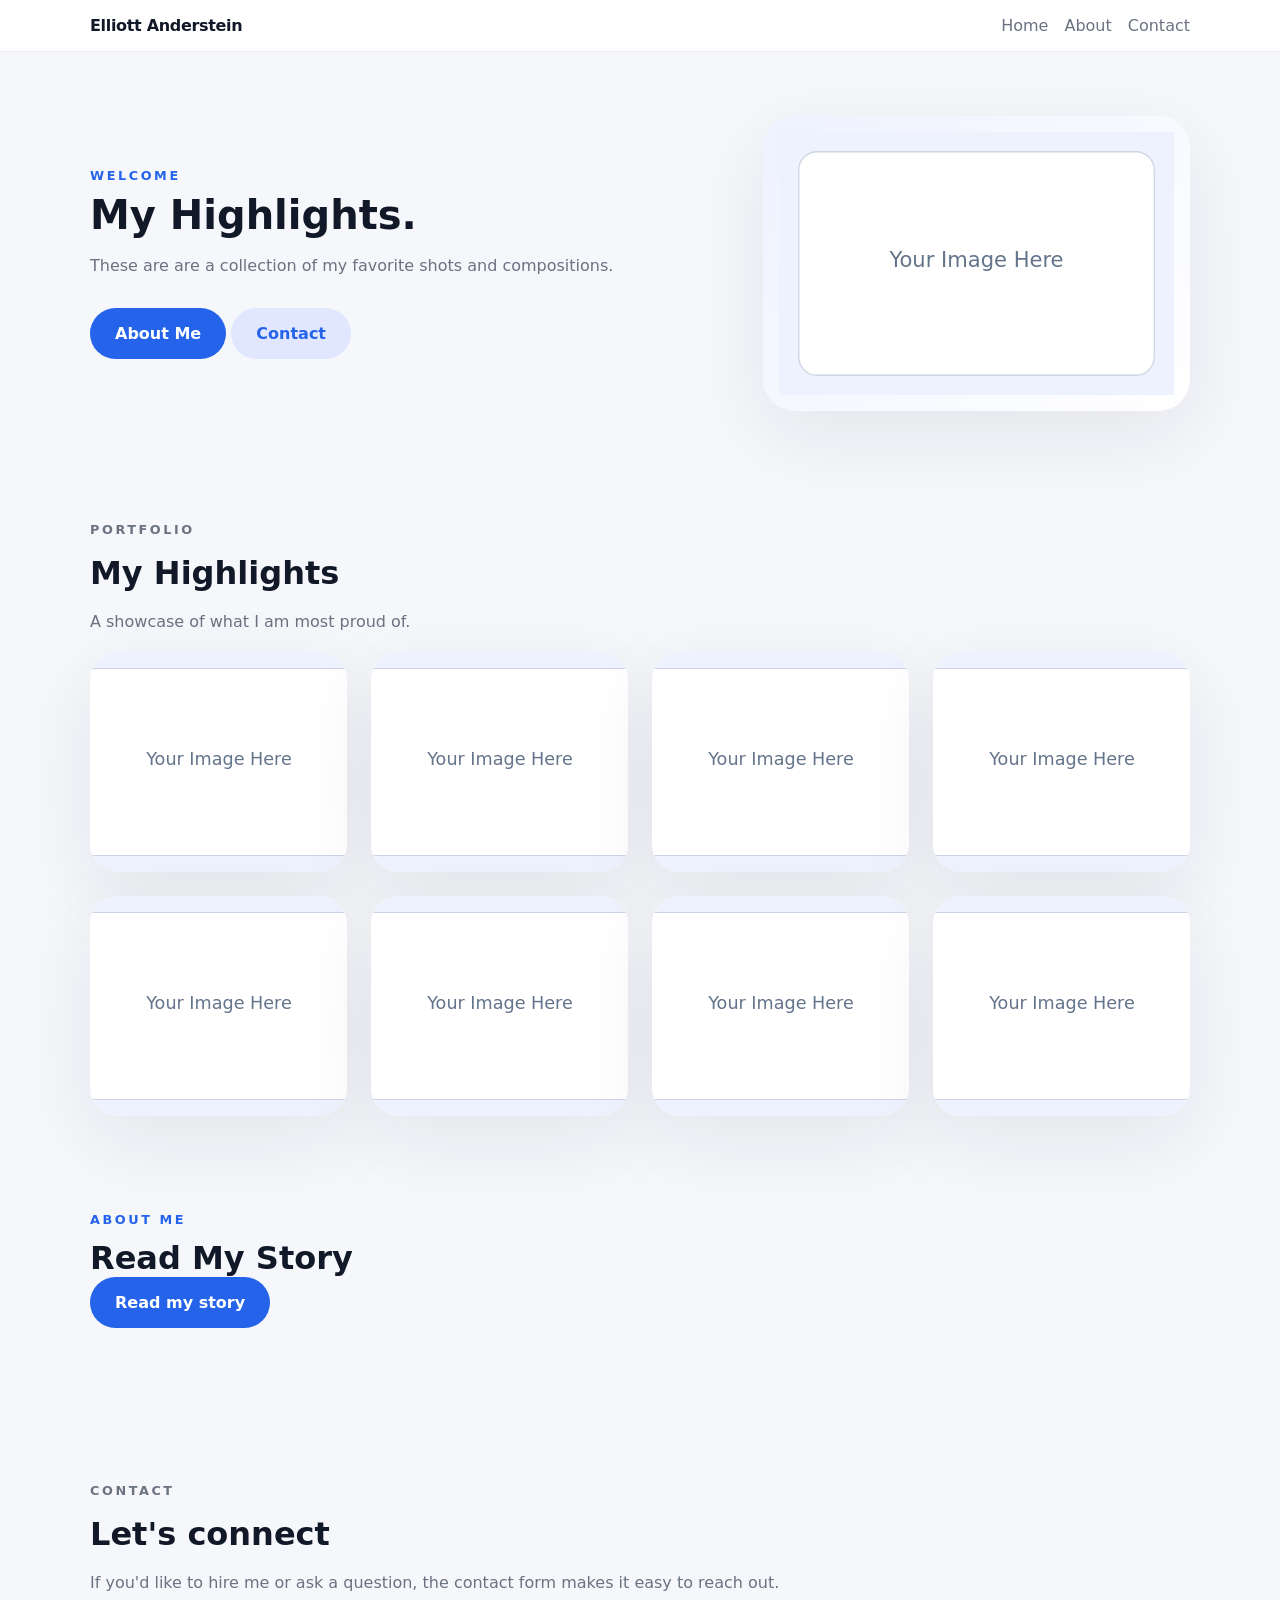
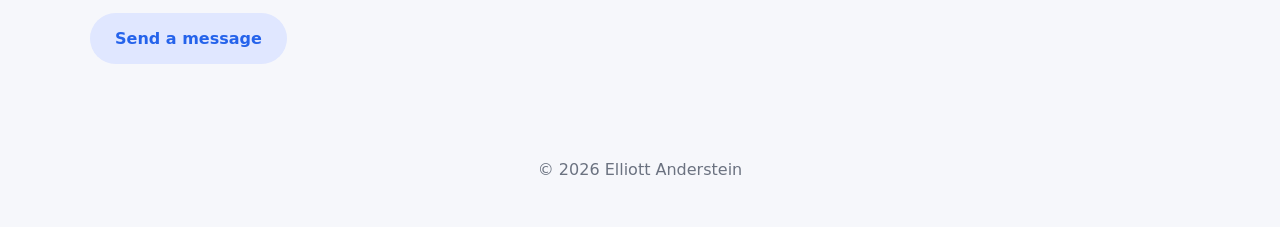
<file: index.html>
<!DOCTYPE html>
<html lang="en">
  <head>
    <meta charset="UTF-8" />
    <meta name="viewport" content="width=device-width, initial-scale=1.0" />
    <title>Portfolio</title>
    <link rel="stylesheet" href="styles.css" />
  </head>
  <body>
    <header class="site-header">
      <div class="container header-inner">
        <a class="brand" href="index.html">Elliott Anderstein</a>
        <nav class="site-nav">
          <a href="index.html">Home</a>
          <a href="about.html">About</a>
          <a href="contact.html">Contact</a>
        </nav>
      </div>
    </header>

    <main>
      <section class="hero container">
        <div>
          <p class="eyebrow">Welcome</p>
          <h1>My Highlights.</h1>
          <p class="intro">
            These are are a collection of my favorite shots and compositions.
          </p>
          <div class="hero-actions">
            <a class="button button-primary" href="about.html">About Me</a>
            <a class="button button-secondary" href="contact.html">Contact</a>
          </div>
        </div>
        <div class="hero-card">
          <img src="images/placeholder.svg" alt="Portfolio preview" />
        </div>
      </section>

      <section class="portfolio container" id="portfolio">
        <div class="section-heading">
          <p class="eyebrow">Portfolio</p>
          <h2>My Highlights</h2>
          <p>A showcase of what I am most proud of.</p>
        </div>

        <div class="gallery-grid gallery-grid-large">
          <article class="gallery-card">
            <img src="images/placeholder.svg" alt="Portfolio image 1" />
          </article>
          <article class="gallery-card">
            <img src="images/placeholder.svg" alt="Portfolio image 2" />
          </article>
          <article class="gallery-card">
            <img src="images/placeholder.svg" alt="Portfolio image 3" />
          </article>
          <article class="gallery-card">
            <img src="images/placeholder.svg" alt="Portfolio image 4" />
          </article>
          <article class="gallery-card">
            <img src="images/placeholder.svg" alt="Portfolio image 5" />
          </article>
          <article class="gallery-card">
            <img src="images/placeholder.svg" alt="Portfolio image 6" />
          </article>
          <article class="gallery-card">
            <img src="images/placeholder.svg" alt="Portfolio image 7" />
          </article>
          <article class="gallery-card">
            <img src="images/placeholder.svg" alt="Portfolio image 8" />
          </article>
        </div>
      </section>

      <section class="about-preview container">
        <div>
          <p class="eyebrow">About me</p>
          <h2>Read My Story</h2>
          </div>
          <a class="button button-primary" href="about.html">Read my story</a>
        </div>
      </section>

      <section class="contact-preview container">
        <div class="section-heading">
          <p class="eyebrow">Contact</p>
          <h2>Let's connect</h2>
          <p>If you'd like to hire me or ask a question, the contact form makes it easy to reach out.</p>
        </div>
        <a class="button button-secondary" href="contact.html">Send a message</a>
      </section>
    </main>

    <footer class="site-footer">
      <div class="container">
        <p>© 2026 Elliott Anderstein</p>
      </div>
    </footer>
  </body>
</html>
</file>
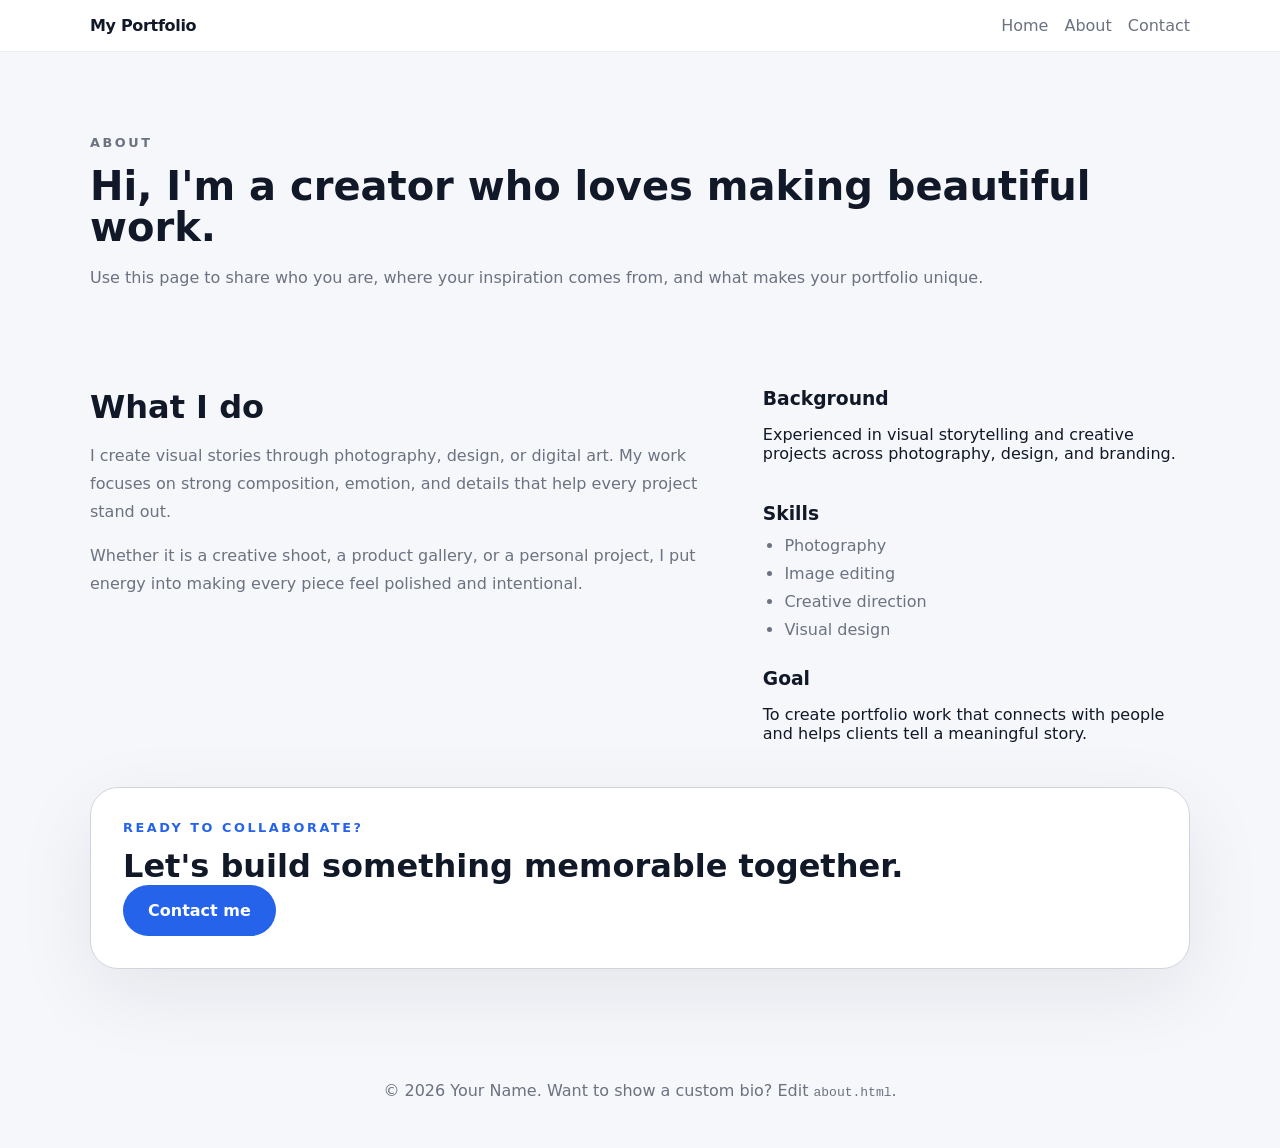
<file: about.html>
<!DOCTYPE html>
<html lang="en">
  <head>
    <meta charset="UTF-8" />
    <meta name="viewport" content="width=device-width, initial-scale=1.0" />
    <title>About Me</title>
    <link rel="stylesheet" href="styles.css" />
  </head>
  <body>
    <header class="site-header">
      <div class="container header-inner">
        <a class="brand" href="index.html">My Portfolio</a>
        <nav class="site-nav">
          <a href="index.html">Home</a>
          <a href="about.html">About</a>
          <a href="contact.html">Contact</a>
        </nav>
      </div>
    </header>

    <main class="container content-page">
      <section class="page-intro">
        <p class="eyebrow">About</p>
        <h1>Hi, I'm a creator who loves making beautiful work.</h1>
        <p>
          Use this page to share who you are, where your inspiration comes from, and what makes your portfolio unique.
        </p>
      </section>

      <section class="about-grid">
        <div class="about-text">
          <h2>What I do</h2>
          <p>
            I create visual stories through photography, design, or digital art. My work focuses on strong composition, emotion, and details that help every project stand out.
          </p>
          <p>
            Whether it is a creative shoot, a product gallery, or a personal project, I put energy into making every piece feel polished and intentional.
          </p>
        </div>

        <div class="about-details">
          <div>
            <h3>Background</h3>
            <p>Experienced in visual storytelling and creative projects across photography, design, and branding.</p>
          </div>
          <div>
            <h3>Skills</h3>
            <ul>
              <li>Photography</li>
              <li>Image editing</li>
              <li>Creative direction</li>
              <li>Visual design</li>
            </ul>
          </div>
          <div>
            <h3>Goal</h3>
            <p>To create portfolio work that connects with people and helps clients tell a meaningful story.</p>
          </div>
        </div>
      </section>

      <section class="about-callout">
        <p class="eyebrow">Ready to collaborate?</p>
        <h2>Let's build something memorable together.</h2>
        <a class="button button-primary" href="contact.html">Contact me</a>
      </section>
    </main>

    <footer class="site-footer">
      <div class="container">
        <p>© 2026 Your Name. Want to show a custom bio? Edit <code>about.html</code>.</p>
      </div>
    </footer>
  </body>
</html>
</file>
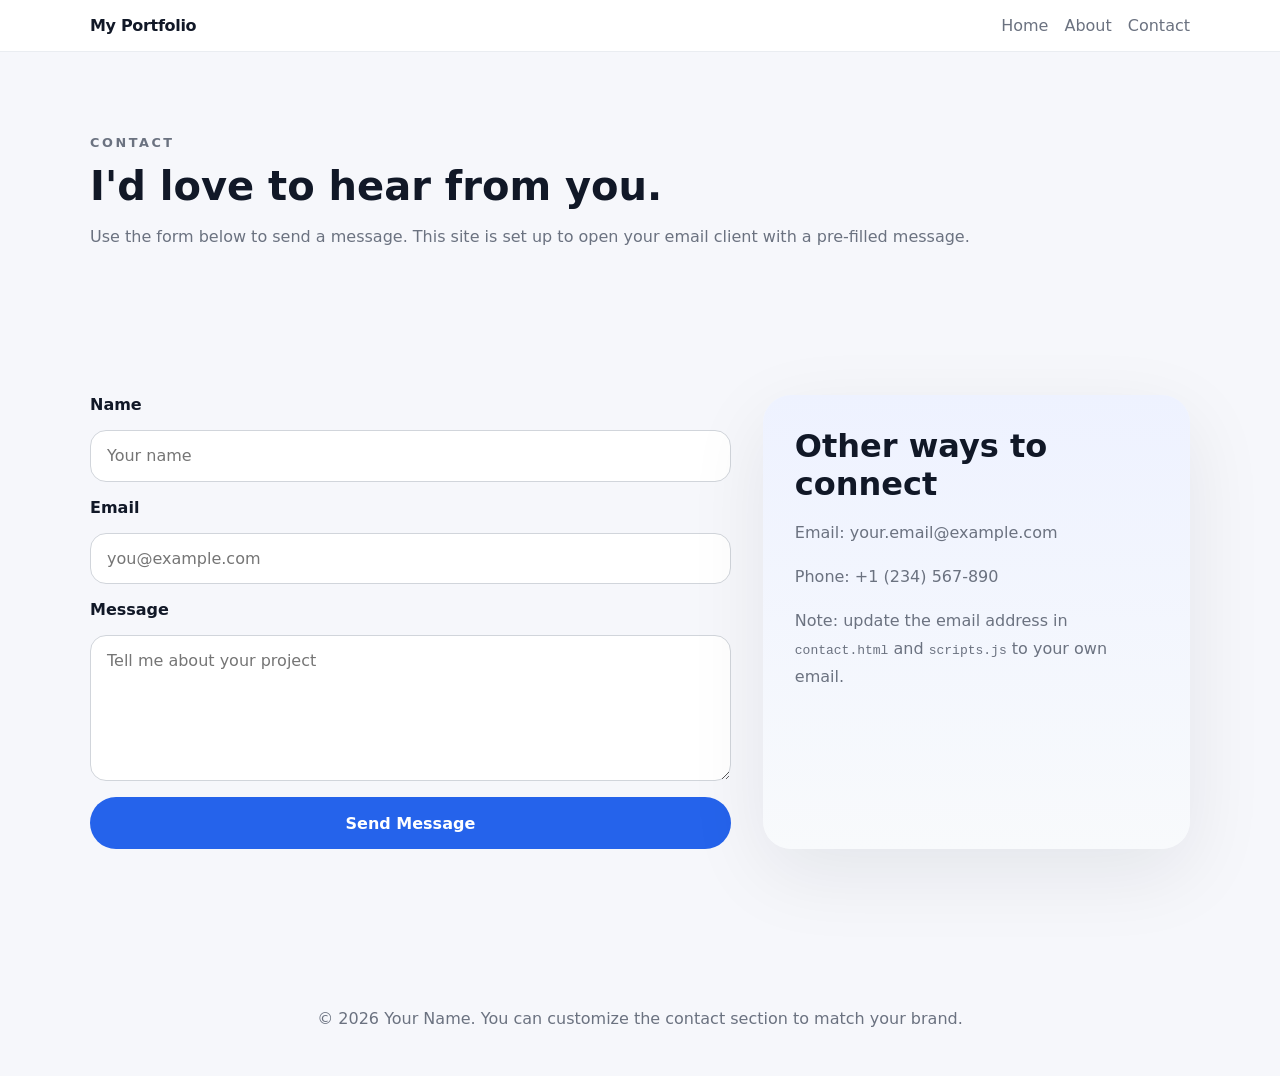
<file: contact.html>
<!DOCTYPE html>
<html lang="en">
  <head>
    <meta charset="UTF-8" />
    <meta name="viewport" content="width=device-width, initial-scale=1.0" />
    <title>Contact</title>
    <link rel="stylesheet" href="styles.css" />
  </head>
  <body>
    <header class="site-header">
      <div class="container header-inner">
        <a class="brand" href="index.html">My Portfolio</a>
        <nav class="site-nav">
          <a href="index.html">Home</a>
          <a href="about.html">About</a>
          <a href="contact.html">Contact</a>
        </nav>
      </div>
    </header>

    <main class="container content-page">
      <section class="page-intro">
        <p class="eyebrow">Contact</p>
        <h1>I'd love to hear from you.</h1>
        <p>
          Use the form below to send a message. This site is set up to open your email client with a pre-filled message.
        </p>
      </section>

      <section class="form-panel">
        <form id="contact-form" class="contact-form">
          <label for="name">Name</label>
          <input id="name" name="name" type="text" placeholder="Your name" required />

          <label for="email">Email</label>
          <input id="email" name="email" type="email" placeholder="you@example.com" required />

          <label for="message">Message</label>
          <textarea id="message" name="message" rows="6" placeholder="Tell me about your project" required></textarea>

          <button class="button button-primary" type="submit">Send Message</button>
        </form>

        <div class="contact-info">
          <h2>Other ways to connect</h2>
          <p>Email: <a href="mailto:your.email@example.com">your.email@example.com</a></p>
          <p>Phone: <a href="tel:+1234567890">+1 (234) 567-890</a></p>
          <p>Note: update the email address in <code>contact.html</code> and <code>scripts.js</code> to your own email.</p>
        </div>
      </section>
    </main>

    <footer class="site-footer">
      <div class="container">
        <p>© 2026 Your Name. You can customize the contact section to match your brand.</p>
      </div>
    </footer>

    <script src="scripts.js"></script>
  </body>
</html>
</file>
<file: styles.css>
:root {
  color-scheme: light;
  --bg: #f6f7fb;
  --surface: #ffffff;
  --text: #111827;
  --muted: #6b7280;
  --primary: #2563eb;
  --primary-soft: #e0e7ff;
  --border: #d1d5db;
  --shadow: 0 24px 80px rgba(15, 23, 42, 0.08);
}

* {
  box-sizing: border-box;
}

html {
  scroll-behavior: smooth;
}

body {
  margin: 0;
  font-family: Inter, system-ui, -apple-system, BlinkMacSystemFont, "Segoe UI", sans-serif;
  background: var(--bg);
  color: var(--text);
}

img {
  max-width: 100%;
  display: block;
}

a {
  color: inherit;
  text-decoration: none;
}

button,
input,
textarea {
  font: inherit;
}

.container {
  width: min(1100px, calc(100% - 2rem));
  margin: 0 auto;
}

.site-header {
  background: var(--surface);
  border-bottom: 1px solid rgba(148, 163, 184, 0.2);
  position: sticky;
  top: 0;
  z-index: 10;
}

.header-inner {
  display: flex;
  align-items: center;
  justify-content: space-between;
  gap: 1rem;
  padding: 1rem 0;
}

.brand {
  font-weight: 700;
  letter-spacing: -0.02em;
}

.site-nav {
  display: flex;
  gap: 1rem;
  flex-wrap: wrap;
}

.site-nav a {
  color: var(--muted);
  font-weight: 500;
}

.hero {
  display: grid;
  grid-template-columns: 1.2fr 0.8fr;
  gap: 2rem;
  align-items: center;
  padding: 4rem 0 2rem;
}

.hero-card {
  border-radius: 32px;
  overflow: hidden;
  background: linear-gradient(135deg, #eef2ff 0%, #ffffff 100%);
  padding: 1rem;
  box-shadow: var(--shadow);
}

.eyebrow {
  text-transform: uppercase;
  letter-spacing: 0.2em;
  font-size: 0.8rem;
  font-weight: 700;
  color: var(--primary);
  margin: 0 0 0.75rem;
}

h1,
h2,
h3 {
  margin: 0;
}

h1 {
  font-size: clamp(2.5rem, 3vw, 4rem);
  line-height: 1.02;
}

h2 {
  font-size: clamp(2rem, 2.5vw, 2.75rem);
}

.intro,
.page-intro p,
.section-heading p,
.contact-info p,
.about-text p {
  color: var(--muted);
  line-height: 1.75;
}

.hero-actions,
.section-heading,
.about-callout,
.contact-preview {
  margin-top: 1.75rem;
}

.button {
  display: inline-flex;
  align-items: center;
  justify-content: center;
  gap: 0.5rem;
  padding: 0.95rem 1.5rem;
  border-radius: 999px;
  border: 1px solid transparent;
  font-weight: 700;
  transition: transform 0.2s ease, background-color 0.2s ease, border-color 0.2s ease;
}

.button:hover {
  transform: translateY(-1px);
}

.button-primary {
  background: var(--primary);
  color: white;
}

.button-secondary {
  background: var(--primary-soft);
  color: var(--primary);
}

.portfolio,
.about-preview,
.contact-preview,
.page-intro,
.form-panel {
  padding: 3rem 0;
}

.gallery-grid {
  display: grid;
  gap: 1.5rem;
  grid-template-columns: repeat(3, minmax(0, 1fr));
}

.gallery-grid.gallery-grid-large {
  grid-template-columns: repeat(4, minmax(0, 1fr));
}

.gallery-card {
  background: var(--surface);
  border-radius: 28px;
  overflow: hidden;
  box-shadow: var(--shadow);
}

.gallery-card img {
  width: 100%;
  height: 220px;
  object-fit: cover;
}

.gallery-details {
  padding: 1.25rem;
}

.gallery-details h3 {
  margin: 0 0 0.75rem;
}

.content-page {
  padding: 2rem 0 4rem;
}

.page-intro {
  margin-bottom: 2rem;
}

.about-grid {
  display: grid;
  grid-template-columns: 1.2fr 0.8fr;
  gap: 2rem;
}

.about-details {
  display: grid;
  gap: 1.5rem;
}

.about-details h3 {
  margin: 0 0 0.5rem;
}

.about-details ul {
  padding-left: 1.35rem;
  margin: 0;
  color: var(--muted);
}

.about-callout {
  background: var(--surface);
  border: 1px solid var(--border);
  border-radius: 28px;
  padding: 2rem;
  box-shadow: var(--shadow);
}

.form-panel {
  display: grid;
  grid-template-columns: 1.2fr 0.8fr;
  gap: 2rem;
}

.contact-form {
  display: grid;
  gap: 1rem;
}

.contact-form label {
  font-weight: 700;
}

.contact-form input,
.contact-form textarea {
  width: 100%;
  border: 1px solid var(--border);
  border-radius: 16px;
  padding: 0.95rem 1rem;
  background: white;
}

.contact-info {
  background: linear-gradient(180deg, #eef2ff 0%, #f8fafc 100%);
  border-radius: 28px;
  padding: 2rem;
  box-shadow: var(--shadow);
}

.contact-info h2 {
  margin-top: 0;
}

.contact-info p,
.contact-info a,
.about-details ul li {
  line-height: 1.75;
}

.site-footer {
  padding: 2rem 0;
  text-align: center;
  color: var(--muted);
}

@media (max-width: 900px) {
  .hero,
  .about-grid,
  .form-panel,
  .gallery-grid {
    grid-template-columns: 1fr;
  }
}

@media (max-width: 620px) {
  .header-inner {
    flex-direction: column;
    align-items: flex-start;
  }

  .site-nav {
    width: 100%;
    justify-content: space-between;
  }

  .hero {
    padding-top: 2rem;
  }

  .gallery-card img {
    height: 200px;
  }
}
</file>
